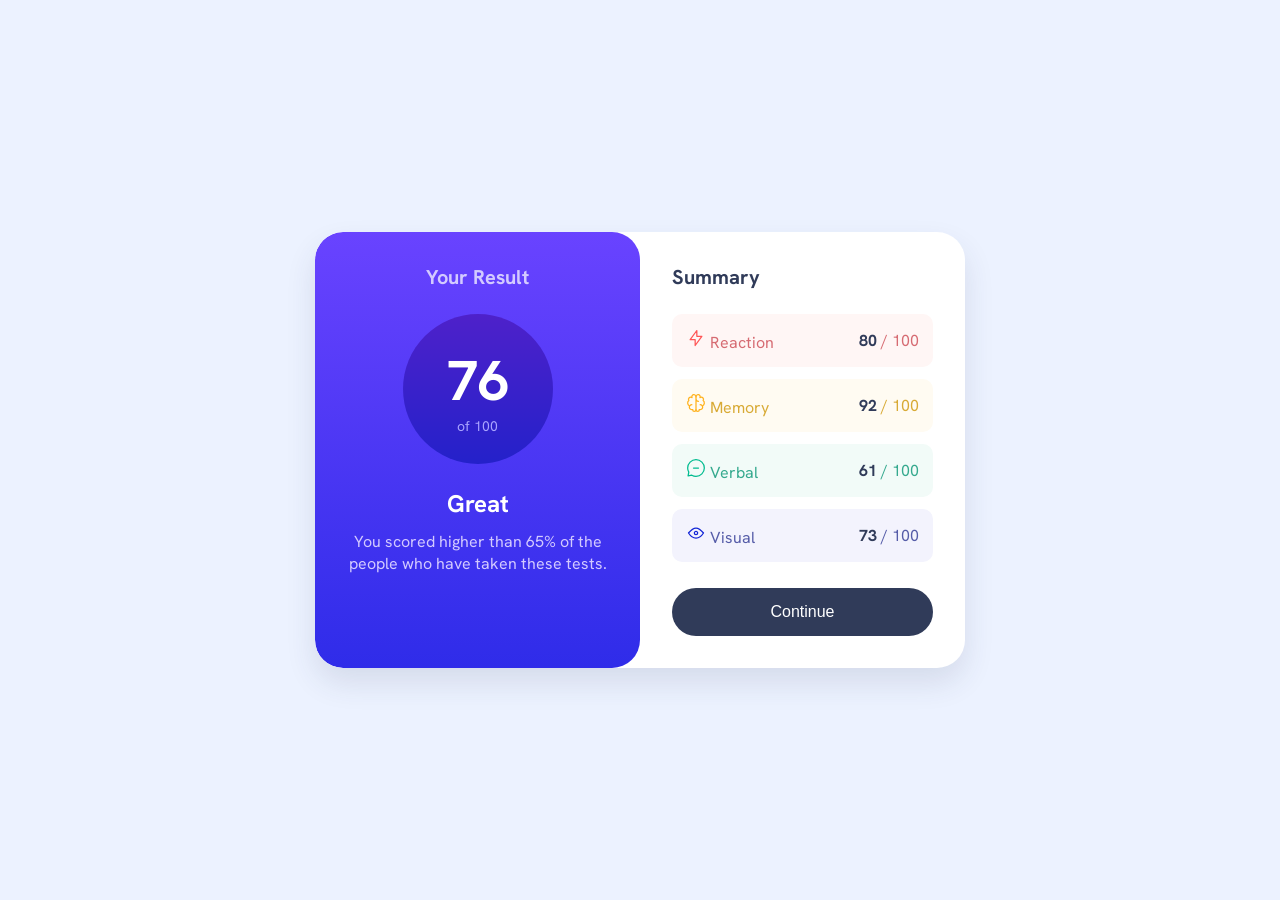
<file: index.html>
<!DOCTYPE html>
<html lang="en">
    <head>
        <meta charset="UTF-8">
        <meta name="viewport" content="width=device-width", initial-scale="1.0">

        <link rel="stylesheet" href="results.css">
        <link rel="preconnect" href="https://fonts.googleapis.com">
<link rel="preconnect" href="https://fonts.gstatic.com" crossorigin>
<link href="https://fonts.googleapis.com/css2?family=Hanken+Grotesk:wght@500;700;800&display=swap" rel="stylesheet">

        <title>Frontend Mentor | Results summary component</title>
    </head>
    <body>
        <main class="results-card">
            <div class="results-card__header">
                <h1 class="results-card__header-title">Your Result</h1>
                <div class="results-card__score">
                    <span class="results-card__score-value">76</span>
                    <span class="results-card__score-max">of 100</span>
                </div>
                <p class="results-card__score-text">Great</p>
                <p class="results-card__score-description">You scored higher than 65% of the people who have taken these tests.</p>
            </div>
            <div class="results-card__summary"> 
                <h2 class="results-card__summary-title">Summary</h2>
                <div class="summary-row reaction">
  <span class="row-label">
    <img class="summary-icon" src="icon-reaction.svg" alt="Reaction icon">
    Reaction
  </span>
  <span class="row-score"><strong>80</strong> / 100</span>
</div>

<div class="summary-row memory">
  <span class="row-label">
    <img class="summary-icon" src="icon-memory.svg" alt="Memory icon">
    Memory
  </span>
  <span class="row-score"><strong>92</strong> / 100</span>
</div>

<div class="summary-row verbal">
  <span class="row-label">
    <img class="summary-icon" src="icon-verbal.svg" alt="Verbal icon">
    Verbal
  </span>
  <span class="row-score"><strong>61</strong> / 100</span>
</div>

<div class="summary-row visual">
  <span class="row-label">
    <img class="summary-icon" src="icon-visual.svg" alt="Visual icon">
    Visual
  </span>
  <span class="row-score"><strong>73</strong> / 100</span>
</div>
                <button class="results-card__continue-button">Continue</button> 
        </main>
    </body>




    
</html>
</file>
<file: results.css>
* {
  box-sizing: border-box;
}

body {
  margin: 0;
  min-height: 100vh;
  display: grid;
  place-items: center;
  background: #ecf2ff;
  font-family: "Hanken Grotesk", sans-serif;
  color: #303b59;
}

.results-card {
  width: min(90%, 650px);
  display: flex;
  background: white;
  border-radius: 28px;
  box-shadow: 0 15px 30px rgba(48, 59, 89, 0.12);
  overflow: hidden;
}

.results-card__header,
.results-card__summary {
  width: 50%;
  padding: 32px;
}

.results-card__header {
  text-align: center;
  color: white;
  background: linear-gradient(#6943ff, #2f2ce9);
  border-radius: 28px;
}

.results-card__header-title,
.results-card__summary-title {
  margin: 0 0 24px;
  font-size: 20px;
}

.results-card__header-title {
  color: #d3caff;
}

.results-card__score {
  width: 150px;
  height: 150px;
  margin: 0 auto 24px;
  display: flex;
  flex-direction: column;
  align-items: center;
  justify-content: center;
  border-radius: 50%;
  background: linear-gradient(#4e21ca, #2421ca);
}

.results-card__score-value {
  font-size: 56px;
  font-weight: 700;
}

.results-card__score-max {
  color: #aaa4ff;
  font-size: 14px;
}

.results-card__score-text {
  margin: 0 0 12px;
  font-size: 24px;
  font-weight: 700;
}

.results-card__score-description {
  margin: 0;
  color: #d3caff;
  line-height: 1.4;
}

.results-card__summary-title {
  color: #303b59;
}

.summary-row {
  display: flex;
  align-items: center;
  justify-content: space-between;
  margin-bottom: 12px;
  padding: 14px;
  border-radius: 10px;
}

.summary-row strong {
  color: #303b59;
}

.reaction {
  color: #d66b72;
  background: #fff6f5;
}

.memory {
  color: #d8aa35;
  background: #fffbf2;
}

.verbal {
  color: #35a98e;
  background: #f2fbf8;
}

.visual {
  color: #555ca8;
  background: #f3f3fd;
}

.results-card__continue-button {
  width: 100%;
  margin-top: 14px;
  padding: 15px;
  border: 0;
  border-radius: 30px;
  color: white;
  background: #303b59;
  font-size: 16px;
  cursor: pointer;
}

.results-card__continue-button:hover {
  background: linear-gradient(#6943ff, #2f2ce9);
}

@media (max-width: 600px) {
  body {
    display: block;
  }

  .results-card {
    width: 100%;
    flex-direction: column;
    border-radius: 0 0 28px 28px;
  }

  .results-card__header,
  .results-card__summary {
    width: 100%;
  }

  .results-card__header {
    border-radius: 0 0 28px 28px;
  }
}
</file>
